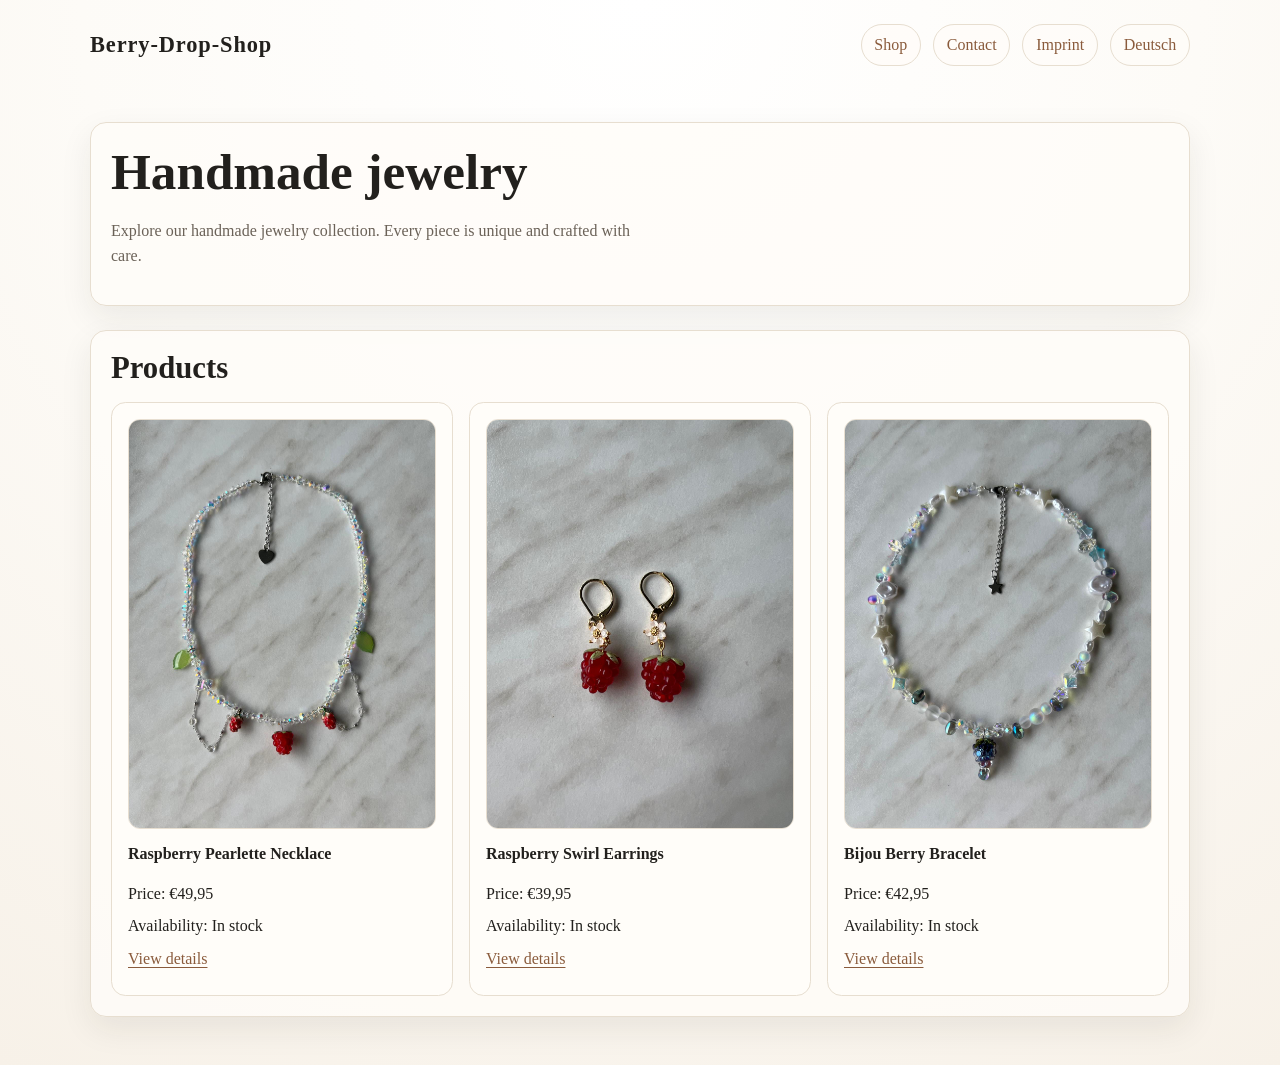
<file: index.html>
<!DOCTYPE html>
<html lang="en">
  <head>
    <!-- Zeichencodierung auf UTF-8 setzen, damit Umlaute, Sonderzeichen und das Euro-Zeichen korrekt dargestellt werden. -->
    <meta charset="utf-8">
    <!-- Viewport für mobile Geräte: Die Seite soll auf kleinen Bildschirmen nicht herausgezoomt wirken. -->
    <meta name="viewport" content="width=device-width, initial-scale=1">
    <link rel="stylesheet" href="css/style.css">
    <!-- Seitentitel für den Browser-Tab; hier noch allgemein, weil das das Startseiten-Gerüst ist. -->
    <title>Berry-Drop-Shop</title>
    <!-- Kurze Beschreibung für Browser, Suchmaschinen und Vorschauen. -->
    <meta name="description" content="A static jewelry webshop for handmade pieces.">
  </head>
  <body>
    <!-- Der Header enthält die obere Orientierung der Seite: Markenname und Hauptnavigation. -->
    <header>
      <!-- Einfacher Platzhalter für den Shopnamen; später kann hier ein echtes Logo stehen. -->
      <p>Berry-Drop-Shop</p>
      <!-- Hauptnavigation; aria-label macht den Zweck für Screenreader eindeutig. -->
      <nav aria-label="Primary navigation">
        <!-- Liste, weil Navigation inhaltlich eine Reihe von Zielen ist. -->
        <ul>
          <!-- Startseite bleibt im MVP auf Englisch und ohne Sprachparameter. -->
          <li><a href="index.html" data-i18n-en="Shop" data-i18n-de="Shop">Shop</a></li>
          <!-- Kontaktseite ist schon verlinkt, weil sie zum Grundumfang gehört. -->
          <li><a href="contact.html" data-i18n-en="Contact" data-i18n-de="Kontakt">Contact</a></li>
          <!-- Pflichtseite für das englische Impressum. -->
          <li><a href="imprint.html" data-i18n-en="Imprint" data-i18n-de="Impressum">Imprint</a></li>
          <!-- Sprachumschalter, der auf die jeweilige Gegensprache springt. -->
          <li><a id="language-toggle" href="">Deutsch</a></li>
        </ul>
      </nav>
    </header>

    <!-- Hauptinhalt der Seite; alles hier ist der eigentliche Inhalt der Startseite. -->
    <main>
      <!-- Einleitungsbereich: erklärt kurz, worum es auf der Seite geht. -->
      <section aria-labelledby="intro-heading">
        <!-- H1 ist die wichtigste Überschrift der Seite und beschreibt das Hauptthema. -->
        <h1 id="intro-heading" data-i18n-en="Handmade jewelry" data-i18n-de="Handgefertigter Schmuck" data-title-en="Berry-Drop-Shop | Jewelry Webshop" data-title-de="Berry-Drop-Shop | Schmuckshop">Handmade jewelry</h1>
        <!-- Kurzer Einführungstext, damit Besucher sofort verstehen, was angeboten wird. -->
        <p data-i18n-en="Explore our handmade jewelry collection. Every piece is unique and crafted with care." data-i18n-de="Entdecken Sie unsere handgefertigte Schmuckkollektion. Jedes Stück ist einzigartig und mit Liebe gefertigt.">
          Explore our handmade jewelry collection. Every piece is unique and crafted with care.
        </p>
      </section>

      <!-- Produktübersicht: diese Liste wird von JavaScript aus data.js generiert. -->
      <section aria-labelledby="products-heading">
        <!-- H2 strukturiert den Produktbereich als Unterabschnitt der Startseite. -->
        <h2 id="products-heading" data-i18n-en="Products" data-i18n-de="Produkte">Products</h2>
        <!-- Leere Liste als Zielcontainer: JavaScript erzeugt pro Produkt einen <li>-Eintrag. -->
        <ul id="product-list">
          <!-- Fallback ohne JavaScript: einfache Hinweismeldung bleibt sichtbar, falls Skripte blockiert sind. -->
          <li>Products are loading...</li>
        </ul>
      </section>
    </main>

    <!-- Zentrale Konstanten und Hilfsfunktionen fuer die ganze Seite laden. -->
    <script src="js/config.js" defer></script>
    <!-- Produktdaten zuerst laden, damit das Startseiten-Skript darauf zugreifen kann. -->
    <script src="js/data.js" defer></script>
    <!-- Startseiten-Skript erzeugt die Produktkarten dynamisch aus den Daten. -->
    <script src="js/index.js" defer></script>
  </body>
</html>
</file>
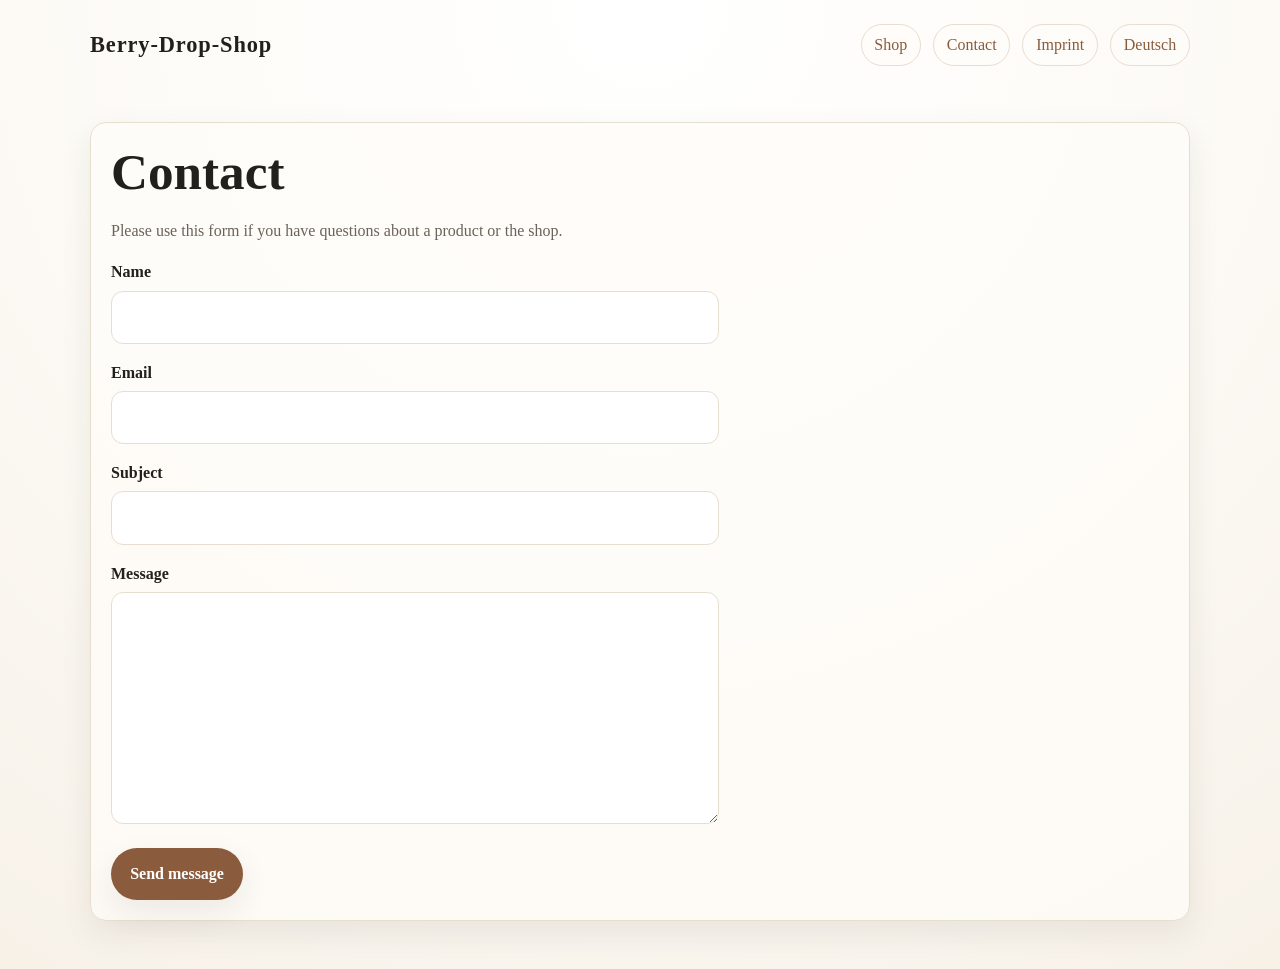
<file: contact.html>
<!DOCTYPE html>
<html lang="en">
  <head>
    <!-- Zeichencodierung auf UTF-8 setzen, damit Sonderzeichen und das Euro-Zeichen sauber dargestellt werden. -->
    <meta charset="utf-8">
    <!-- Viewport für mobile Geräte, damit die Seite auf kleinen Bildschirmen korrekt skaliert. -->
    <meta name="viewport" content="width=device-width, initial-scale=1">
    <link rel="stylesheet" href="css/style.css">
    <!-- Titel für den Browser-Tab; sofort erkennbar als Kontaktseite. -->
    <title>Contact | Berry-Drop-Shop</title>
    <!-- Kurze Beschreibung für Browser, Suchmaschinen und Vorschauen. -->
    <meta name="description" content="Contact page for the Berry-Drop-Shop.">
  </head>
  <body>
    <!-- Kopfbereich mit Markenname und Hauptnavigation, damit die Seite direkt Orientierung gibt. -->
    <header>
      <!-- Einfacher Platzhalter für den Shopnamen; später kann hier ein Logo stehen. -->
      <p>Berry-Drop-Shop</p>
      <!-- Hauptnavigation mit aria-label, damit Screenreader den Bereich eindeutig benennen können. -->
      <nav aria-label="Primary navigation">
        <!-- Navigation als Liste, weil sie aus gleichrangigen Zielen besteht. -->
        <ul>
          <!-- Startseite im vorläufigen MVP ohne Sprachparameter. -->
          <li><a href="index.html" data-i18n-en="Shop" data-i18n-de="Shop">Shop</a></li>
          <!-- Kontaktseite bleibt Teil der Hauptnavigation. -->
          <li><a href="contact.html" data-i18n-en="Contact" data-i18n-de="Kontakt">Contact</a></li>
          <!-- Englisches Impressum. -->
          <li><a href="imprint.html" data-i18n-en="Imprint" data-i18n-de="Impressum">Imprint</a></li>
          <!-- Sprachumschalter, der auf die jeweilige Gegensprache springt. -->
          <li><a id="language-toggle" href="">Deutsch</a></li>
        </ul>
      </nav>
    </header>

    <!-- Hauptinhalt der Seite; hier steht die eigentliche Kontaktfunktion. -->
    <main>
      <!-- Abschnitt für das Kontaktformular; aria-labelledby verknüpft ihn mit der Überschrift. -->
      <section aria-labelledby="contact-heading">
        <!-- H1 als Hauptüberschrift der Seite: klar und direkt. -->
        <h1 id="contact-heading" data-i18n-en="Contact" data-i18n-de="Kontakt" data-title-en="Contact | Berry-Drop-Shop" data-title-de="Kontakt | Berry-Drop-Shop">Contact</h1>
        <!-- Kurzer Hinweis, wann das Formular verwendet werden soll. -->
        <p data-i18n-en="Please use this form if you have questions about a product or the shop." data-i18n-de="Bitte verwenden Sie dieses Formular, wenn Sie Fragen zu einem Produkt oder zum Shop haben.">Please use this form if you have questions about a product or the shop.</p>

        <!-- Das Formular sendet an Formspree per POST, damit die Anfrage extern verarbeitet wird. -->
        <form action="https://formspree.io/f/mvzvjwyg" method="post">
          <!-- Verstecktes Feld für einen Produkt-Slug; bleibt leer, wenn die Anfrage nicht produktbezogen ist. -->
          <input type="hidden" name="product_slug" value="">

          <!-- Name-Feld: Pflichtangabe, damit die Anfrage zugeordnet werden kann. -->
          <p>
            <label for="name" data-i18n-en="Name" data-i18n-de="Name">Name</label><br>
            <input type="text" id="name" name="name" required>
          </p>

          <!-- E-Mail-Feld: Pflichtangabe für die Antwort auf die Anfrage. -->
          <p>
            <label for="email" data-i18n-en="Email" data-i18n-de="E-Mail">Email</label><br>
            <input type="email" id="email" name="email" required>
          </p>

          <!-- Betreff-Feld: gibt der Anfrage eine kurze inhaltliche Einordnung. -->
          <p>
            <label for="subject" data-i18n-en="Subject" data-i18n-de="Betreff">Subject</label><br>
            <input type="text" id="subject" name="subject" required>
          </p>

          <!-- Nachrichtenfeld: hier steht der eigentliche Text der Anfrage. -->
          <p>
            <label for="message" data-i18n-en="Message" data-i18n-de="Nachricht">Message</label><br>
            <textarea id="message" name="message" rows="8" required></textarea>
          </p>

          <!-- Absenden-Button; ohne ihn könnte das Formular nicht ausgelöst werden. -->
          <p>
            <button type="submit" data-i18n-en="Send message" data-i18n-de="Nachricht senden">Send message</button>
          </p>
        </form>
      </section>
    </main>

    <!-- Zentrale Konstanten und Hilfsfunktionen laden. -->
    <script src="js/config.js" defer></script>
    <!-- Produktdaten laden, damit bei vorhandenem Slug auch der Produktname genutzt werden kann. -->
    <script src="js/data.js" defer></script>
    <!-- Formularvorbelegung aus URL-Parametern, z.B. product_slug und lang. -->
    <script src="js/contact.js" defer></script>
  </body>
</html>
</file>
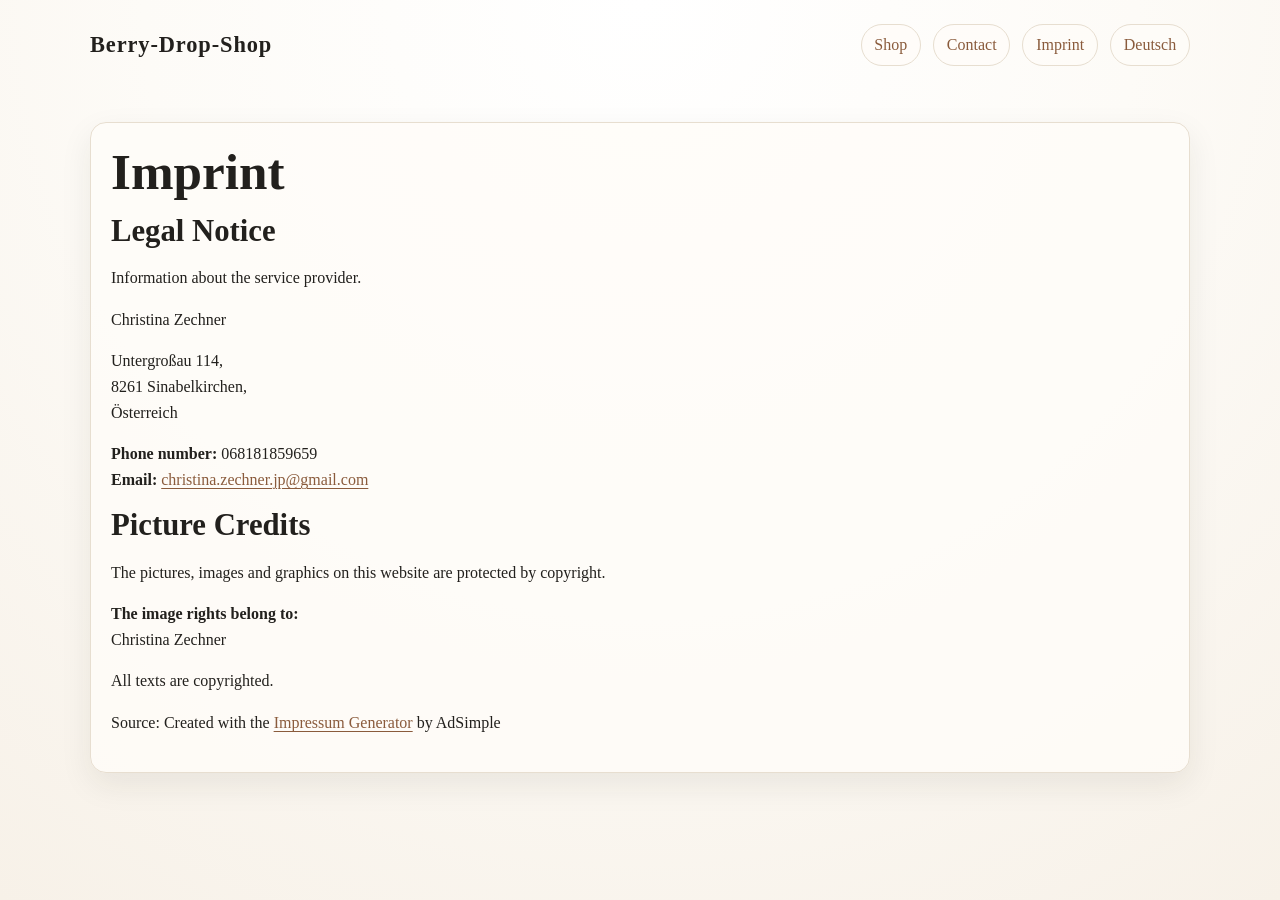
<file: imprint.html>
<!DOCTYPE html>
<html lang="en">
  <head>
    <!-- Zeichencodierung auf UTF-8 setzen, damit Sonderzeichen und das Euro-Zeichen sauber dargestellt werden. -->
    <meta charset="utf-8">
    <!-- Viewport für mobile Geräte; sorgt dafür, dass die Seite auf kleinen Bildschirmen korrekt skaliert. -->
    <meta name="viewport" content="width=device-width, initial-scale=1">
    <link rel="stylesheet" href="css/style.css">
    <!-- Titel für den Browser-Tab, damit diese Pflichtseite direkt erkennbar ist. -->
    <title>Imprint | Berry-Drop-Shop</title>
    <!-- Kurze Beschreibung für Browser, Suchmaschinen und Vorschauen. -->
    <meta name="description" content="Imprint page for the Berry-Drop-Shop.">
  </head>
  <body>
    <!-- Kopfbereich mit Markenname und Hauptnavigation, damit die Seite sofort orientierbar ist. -->
    <header>
      <!-- Platzhalter für den Shopnamen; später kann hier ein echtes Logo stehen. -->
      <p>Berry-Drop-Shop</p>
      <!-- Hauptnavigation mit aria-label, damit Screenreader den Bereich eindeutig benennen können. -->
      <nav aria-label="Primary navigation">
        <!-- Liste, weil die Navigation aus gleichrangigen Zielen besteht. -->
        <ul>
          <!-- Startseite im MVP ohne Sprachparameter. -->
          <li><a href="index.html" data-i18n-en="Shop" data-i18n-de="Shop">Shop</a></li>
          <!-- Kontaktseite bleibt erreichbar. -->
          <li><a href="contact.html" data-i18n-en="Contact" data-i18n-de="Kontakt">Contact</a></li>
          <!-- Diese Seite bleibt als englische Pflichtseite bestehen. -->
          <li><a href="imprint.html" data-i18n-en="Imprint" data-i18n-de="Impressum">Imprint</a></li>
          <!-- Sprachumschalter, der auf die jeweilige Gegensprache springt. -->
          <li><a id="language-toggle" href="">Deutsch</a></li>
        </ul>
      </nav>
    </header>

    <!-- Hauptinhalt: hier steht ausschließlich der eigentliche Seiteninhalt. -->
    <main>
      <!-- Ein einzelner Inhaltsabschnitt für das Imprint, klar benannt über aria-labelledby. -->
      <section aria-labelledby="imprint-heading">
        <!-- H1 als Hauptüberschrift der Seite; hier reicht ein kurzer, klarer Titel. -->
        <h1 id="imprint-heading" data-i18n-en="Imprint" data-i18n-de="Impressum" data-title-en="Imprint | Berry-Drop-Shop" data-title-de="Impressum | Berry-Drop-Shop">Imprint</h1>

        <div data-language="en">
          <h2 class="adsimple-123223107">Legal Notice</h2>
          <p class="adsimple-123223107">Information about the service provider.</p>
          <p class="adsimple-123223107">Christina Zechner</p>
          <p class="adsimple-123223107">Untergroßau 114,<br />8261 Sinabelkirchen, <br />Österreich</p>
          <p>
            <strong>Phone number:</strong> 068181859659<br />
            <strong>Email:</strong> <a href="mailto:christina.zechner.jp@gmail.com">christina.zechner.jp@gmail.com</a>
          </p>
          <h2 class="adsimple-123223107">Picture Credits</h2>
          <p class="adsimple-123223107">The pictures, images and graphics on this website are protected by copyright.</p>
          <p>
            <strong>The image rights belong to:</strong><br />Christina Zechner
          </p>
          <p>All texts are copyrighted.</p>
          <p style="margin-top:15px;">Source: Created with the <a href="https://www.adsimple.at/impressum-generator/" title="Impressum Generator Austria by AdSimple">Impressum Generator</a> by AdSimple</p>
        </div>

        <div data-language="de" hidden>
          <h2 class="adsimple-123223107">Impressum</h2>
          <p class="adsimple-123223107">Informationen über den Diensteanbieter.</p>
          <p class="adsimple-123223107">Christina Zechner</p>
          <p class="adsimple-123223107">Untergroßau 114,<br />8261 Sinabelkirchen, <br />Österreich</p>
          <p>
            <strong>Tel.:</strong> 068181859659<br />
            <strong>E-Mail:</strong> <a href="mailto:christina.zechner.jp@gmail.com">christina.zechner.jp@gmail.com</a>
          </p>
          <h2 class="adsimple-123223107">Bildernachweis</h2>
          <p class="adsimple-123223107">Die Bilder, Fotos und Grafiken auf dieser Webseite sind urheberrechtlich geschützt.</p>
          <p>
            <strong>Die Bilderrechte liegen bei:</strong><br />Christina Zechner
          </p>
          <p>Alle Texte sind urheberrechtlich geschützt.</p>
          <p style="margin-top:15px;">Quelle: Erstellt mit dem <a href="https://www.adsimple.at/impressum-generator/" title="Impressum Generator Österreich von AdSimple">Impressum Generator</a> von AdSimple</p>
        </div>

      </section>
    </main>
    <!-- Zentrale Konstanten und Hilfsfunktionen laden. -->
    <script src="js/config.js" defer></script>
  </body>
</html>
</file>
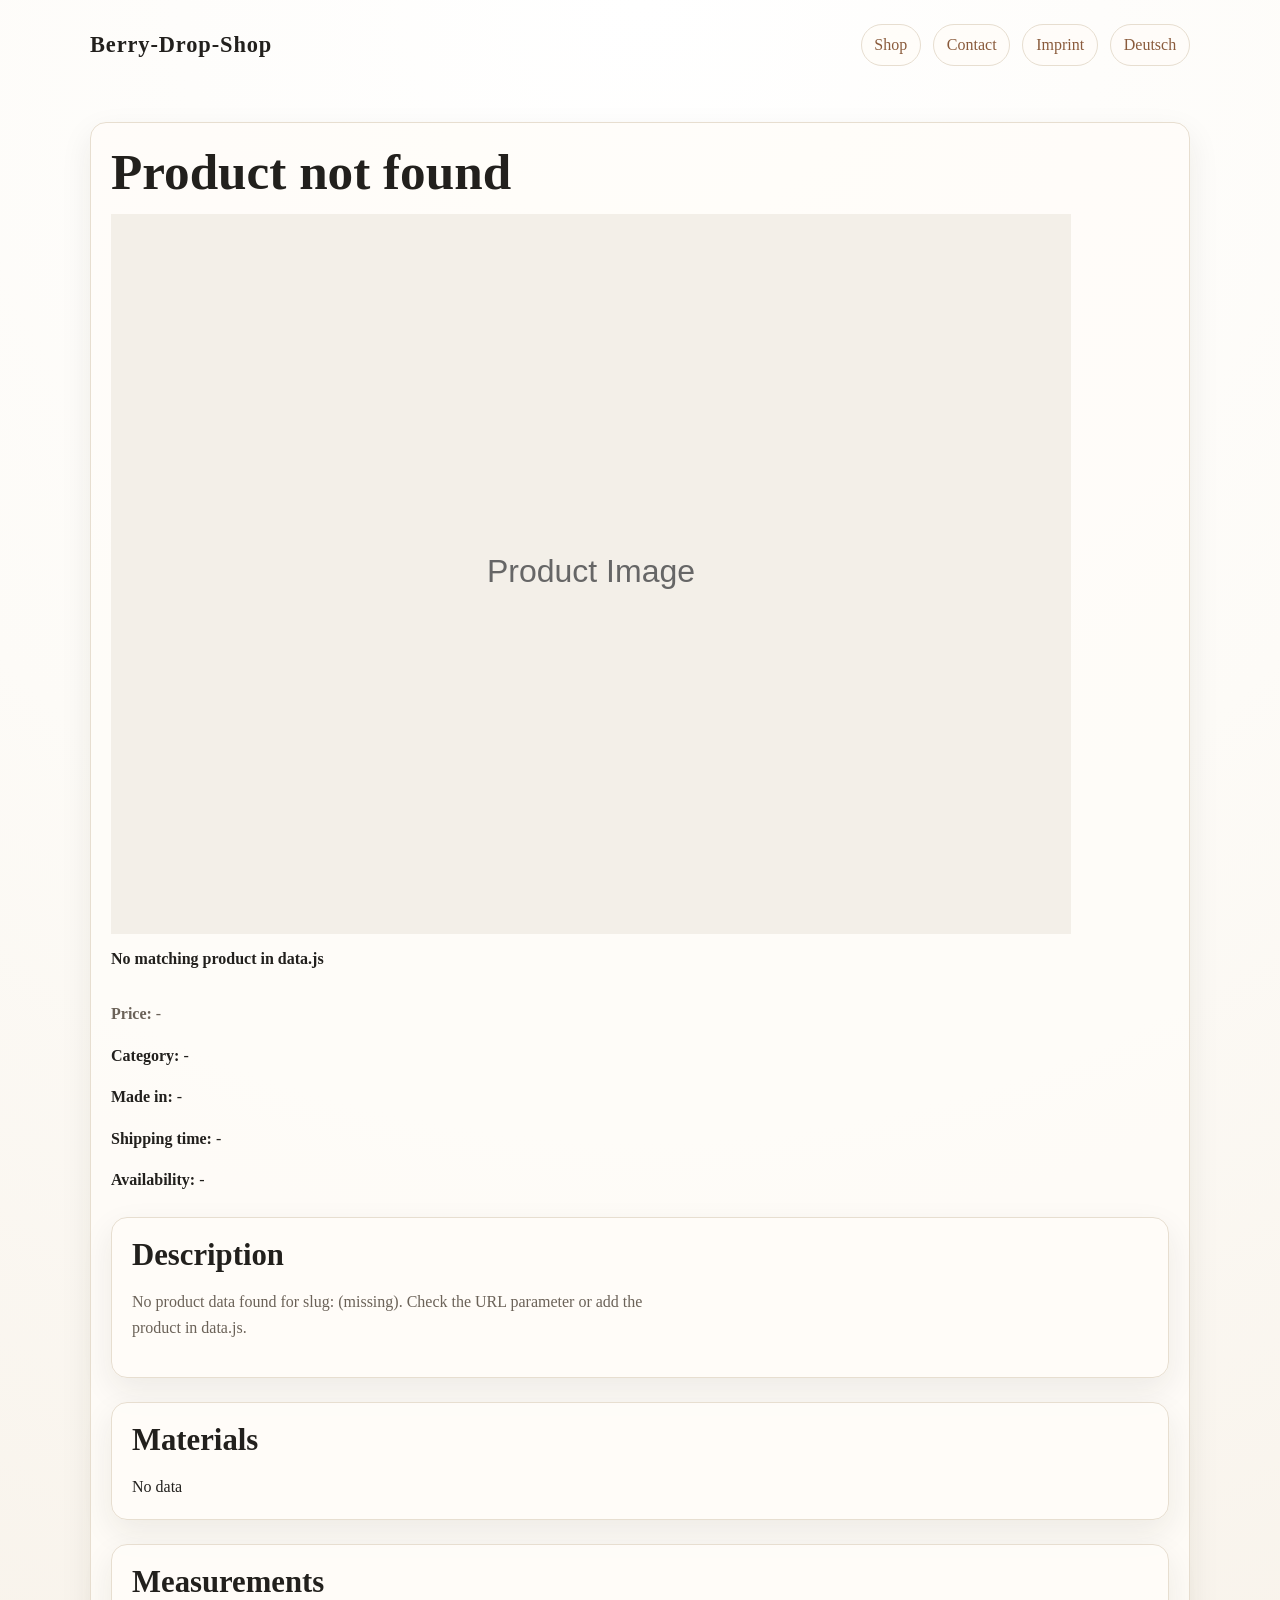
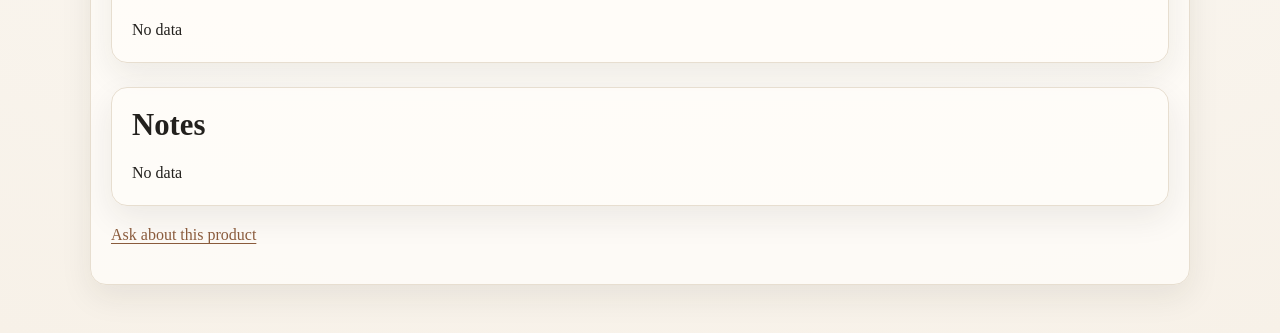
<file: product.html>
<!DOCTYPE html>
<html lang="en">
  <head>
    <!-- Zeichencodierung auf UTF-8 setzen, damit Sonderzeichen und das Euro-Zeichen sauber dargestellt werden. -->
    <meta charset="utf-8">
    <!-- Viewport für mobile Geräte, damit die Seite auf kleinen Bildschirmen korrekt skaliert. -->
    <meta name="viewport" content="width=device-width, initial-scale=1">
    <link rel="stylesheet" href="css/style.css">
    <!-- Titel wird später von JavaScript dynamisch gesetzt. -->
    <title>Product | Berry-Drop-Shop</title>
    <!-- Beschreibung wird später von JavaScript dynamisch gesetzt. -->
    <meta name="description" content="Product detail page for the Berry-Drop-Shop.">
  </head>
  <body>
    <!-- Kopfbereich mit Markenname und Hauptnavigation, damit die Seite sofort Orientierung gibt. -->
    <header>
      <!-- Einfacher Platzhalter für den Shopnamen; später kann hier ein echtes Logo stehen. -->
      <p>Berry-Drop-Shop</p>
      <!-- Hauptnavigation mit aria-label, damit Screenreader den Bereich eindeutig benennen können. -->
      <nav aria-label="Primary navigation">
        <!-- Navigation als Liste, weil sie aus gleichrangigen Zielen besteht. -->
        <ul>
          <!-- Link zur Startseite für den zurückliegenden Einstieg in den Shop. -->
          <li><a href="index.html" data-i18n-en="Shop" data-i18n-de="Shop">Shop</a></li>
          <!-- Kontaktseite bleibt erreichbar, damit Produktfragen direkt gestellt werden können. -->
          <li><a href="contact.html" data-i18n-en="Contact" data-i18n-de="Kontakt">Contact</a></li>
          <!-- Englisches Impressum bleibt Teil der Hauptnavigation. -->
          <li><a href="imprint.html" data-i18n-en="Imprint" data-i18n-de="Impressum">Imprint</a></li>
          <!-- Sprachumschalter, der auf die jeweilige Gegensprache springt. -->
          <li><a id="language-toggle" href="">Deutsch</a></li>
        </ul>
      </nav>
    </header>

    <!-- Hauptinhalt der Seite; hier wird das konkrete Produkt mit allen Details dargestellt. -->
    <main>
      <!-- Produktabschnitt mit klarer Überschrift und verknüpfter Semantik. -->
      <section aria-labelledby="product-heading">
        <!-- H1 als Hauptüberschrift der Produktdetailseite, wird von JavaScript befüllt. -->
        <h1 id="product-heading">Product</h1>

        <!-- Produktbild und Beschriftung werden gemeinsam über figure dargestellt. -->
        <figure>
          <!-- Platzhalterbild, das später von JavaScript durch echtes Produktbild ersetzt wird. -->
          <img
            id="product-image"
            src="data:image/svg+xml;charset=UTF-8,%3Csvg xmlns='http://www.w3.org/2000/svg' width='960' height='720' viewBox='0 0 960 720'%3E%3Crect width='960' height='720' fill='%23f3efe8'/%3E%3Ctext x='50%25' y='50%25' text-anchor='middle' dominant-baseline='middle' fill='%23666' font-family='Arial, sans-serif' font-size='32'%3EProduct Image%3C/text%3E%3C/svg%3E"
            alt="Product image placeholder"
          >
          <!-- Bildunterschrift hält den Produktnamen auch unter dem Bild fest. -->
          <figcaption id="product-name">Product Name</figcaption>
        </figure>

        <!-- Zusätzliche Galerieansicht für weitere Produktbilder. -->
        <div id="product-gallery" aria-label="Additional product images"></div>

        <!-- Wichtige Produktdaten kompakt unter dem Bild, alle mit ID für JavaScript-Austausch. -->
        <p><strong><span data-i18n-en="Price" data-i18n-de="Preis">Price</span>:</strong> <span id="product-price">-</span></p>
        <p><strong><span data-i18n-en="Category" data-i18n-de="Kategorie">Category</span>:</strong> <span id="product-category">-</span></p>
        <p><strong><span data-i18n-en="Made in" data-i18n-de="Hergestellt in">Made in</span>:</strong> <span id="product-made-in">-</span></p>
        <p><strong><span data-i18n-en="Shipping time" data-i18n-de="Versandzeit">Shipping time</span>:</strong> <span id="product-shipping">-</span></p>
        <p><strong><span data-i18n-en="Availability" data-i18n-de="Verfügbarkeit">Availability</span>:</strong> <span id="product-availability">-</span></p>

        <!-- Beschreibung gibt dem Produkt mehr Kontext, wird von JavaScript befüllt. -->
        <section aria-labelledby="description-heading">
          <h2 id="description-heading" data-i18n-en="Description" data-i18n-de="Beschreibung">Description</h2>
          <p id="product-description">Product description will be loaded here.</p>
        </section>

        <!-- Materialangaben sind als Liste leichter scanbar. -->
        <section aria-labelledby="materials-heading">
          <h2 id="materials-heading" data-i18n-en="Materials" data-i18n-de="Materialien">Materials</h2>
          <ul id="product-materials">
            <li>Material will be loaded here.</li>
          </ul>
        </section>

        <!-- Maße sind als eigene Gruppe sinnvoll, weil sie für die Kaufentscheidung relevant sind. -->
        <section aria-labelledby="measurements-heading">
          <h2 id="measurements-heading" data-i18n-en="Measurements" data-i18n-de="Maße">Measurements</h2>
          <ul id="product-measurements">
            <li>Measurements will be loaded here.</li>
          </ul>
        </section>

        <!-- Hinweise bündeln Zusatzinformationen wie Herkunft und Versand. -->
        <section aria-labelledby="notes-heading">
          <h2 id="notes-heading" data-i18n-en="Notes" data-i18n-de="Hinweise">Notes</h2>
          <ul id="product-notes">
            <li>Notes will be loaded here.</li>
          </ul>
        </section>

        <!-- Kontaktlink mit Produktbezug, die Product-ID wird von JavaScript gesetzt. -->
        <p>
          <a id="product-contact-link" href="contact.html" data-i18n-en="Ask about this product" data-i18n-de="Frage zu diesem Produkt">Ask about this product</a>
        </p>
      </section>
    </main>

    <!-- Zentrale Konstanten und Hilfsfunktionen fuer die ganze Seite laden. -->
    <script src="js/config.js" defer></script>
    <!-- Produktdaten werden zuerst geladen, damit app.js darauf zugreifen kann. -->
    <script src="js/data.js" defer></script>
    <!-- JavaScript lädt die Produktdaten passend zum URL-Parameter und füllt die Platzhalter der Seite. -->
    <script src="js/app.js" defer></script>
  </body>
</html>
</file>
<file: css/style.css>
:root {
  /* Zentrale Farb- und Layoutvariablen, damit das Design an einer Stelle gepflegt werden kann. */
  color-scheme: light;
  --bg: #fdfbf7;
  --surface: #fffdf9;
  --surface-muted: #f4eee3;
  --text: #22201d;
  --muted: #6b6258;
  --accent: #8a5b3c;
  --border: #e7ded0;
  --shadow: 0 12px 32px rgba(34, 32, 29, 0.08);
  --radius: 1rem;
}

* {
  /* Einheitliches Box-Modell verhindert unerwartete Breiten- und Abstandseffekte. */
  box-sizing: border-box;
}

html {
  /* Weicher Hintergrundverlauf, damit die Seite nicht flach wirkt und zur Schmuck-Optik passt. */
  background: radial-gradient(circle at top, #fff 0%, var(--bg) 45%, #f7f1e8 100%);
}

body {
  /* Grundlegende Seitentypografie und Standardabstände für einen ruhigen Lesefluss. */
  margin: 0;
  min-height: 100vh;
  font-family: Georgia, "Times New Roman", serif;
  color: var(--text);
  line-height: 1.6;
}

img {
  /* Bilder sollen sich sauber an ihren Container anpassen und keine Lücken erzeugen. */
  display: block;
  max-width: 100%;
  height: auto;
}

a {
  /* Links bekommen die Akzentfarbe und eine gut sichtbare Unterstreichung. */
  color: var(--accent);
  text-decoration-thickness: 0.08em;
  text-underline-offset: 0.16em;
}

a:hover,
a:focus-visible {
  /* Leichte Verdunkelung signalisiert Hover und Fokus ohne harte Kontraste. */
  color: #6e452c;
}

a:focus-visible,
button:focus-visible,
input:focus-visible,
textarea:focus-visible {
  /* Sichtbarer Fokus ist wichtig für Tastaturbedienung und Barrierefreiheit. */
  outline: 3px solid rgba(138, 91, 60, 0.35);
  outline-offset: 3px;
}

header,
main {
  /* Der Inhalt bleibt auf eine angenehme Lesebreite begrenzt. */
  width: min(1100px, calc(100% - 2rem));
  margin: 0 auto;
}

header {
  /* Header als flexible Leiste, damit Logo und Navigation nebeneinander oder untereinander passen. */
  display: flex;
  flex-wrap: wrap;
  align-items: center;
  justify-content: space-between;
  gap: 1rem;
  padding: 1.5rem 0 1rem;
}

header p {
  /* Der Shopname wird als starke, aber schlichte Wortmarke behandelt. */
  margin: 0;
  font-size: 1.4rem;
  font-weight: 700;
  letter-spacing: 0.04em;
}

nav ul {
  /* Navigationslinks werden als horizontale, umbrechbare Liste dargestellt. */
  display: flex;
  flex-wrap: wrap;
  gap: 0.75rem;
  list-style: none;
  padding: 0;
  margin: 0;
}

nav a {
  /* Navigation wie kleine Chips, damit die wichtigsten Seiten sofort erkennbar sind. */
  display: inline-block;
  padding: 0.45rem 0.8rem;
  border: 1px solid var(--border);
  border-radius: 999px;
  background: rgba(255, 253, 249, 0.8);
  text-decoration: none;
}

nav a:hover,
nav a:focus-visible {
  /* Etwas hellerer Hintergrund als Feedback für Interaktion. */
  background: #fff;
}

main {
  /* Zusätzlicher Abstand unter dem Header, damit der Inhalt nicht gequetscht wirkt. */
  padding: 1rem 0 3rem;
}

section {
  /* Jede Inhaltsgruppe bekommt eine eigene Karte für klare visuelle Trennung. */
  margin-top: 1.5rem;
  padding: 1.25rem;
  background: rgba(255, 253, 249, 0.8);
  border: 1px solid var(--border);
  border-radius: var(--radius);
  box-shadow: var(--shadow);
}

h1,
h2 {
  /* Überschriften ohne oberen Abstand, damit die Karten kompakt wirken. */
  margin-top: 0;
  line-height: 1.15;
}

h1 {
  /* Hauptüberschrift deutlich größer für klare Hierarchie auf der Seite. */
  font-size: clamp(2rem, 4vw, 3.2rem);
  margin-bottom: 0.75rem;
}

h2 {
  /* Sekundäre Überschrift etwas kleiner als H1, aber immer noch präsent. */
  font-size: clamp(1.4rem, 2.4vw, 2rem);
  margin-bottom: 1rem;
}

section > p:first-of-type {
  /* Einleitungstext begrenzen, damit die Zeilenlänge angenehm lesbar bleibt. */
  max-width: 65ch;
  color: var(--muted);
}

ul {
  /* Standard-Listenabstände für Inhalte, die nicht speziell umgestaltet werden. */
  padding-left: 1.2rem;
}

section ul {
  /* Produktlisten sollen ohne Standard-Aufzählungszeichen als Layout-Raster funktionieren. */
  list-style: none;
  padding-left: 0;
  margin: 0;
}

section li + li {
  /* Vertikaler Abstand zwischen Produkten auf kleinen Screens. */
  margin-top: 1rem;
}

article {
  /* Produktkarte mit eigener Fläche, damit jedes Produkt als Einheit wahrgenommen wird. */
  padding: 1rem;
  background: var(--surface);
  border: 1px solid var(--border);
  border-radius: 0.9rem;
}

figure {
  /* Bild und Bildunterschrift sollen eng zusammengehören. */
  margin: 0 0 0.85rem;
}

figcaption {
  /* Produktname als starke Beschriftung unter dem Bild. */
  margin-top: 0.75rem;
  font-weight: 700;
}

article p {
  /* Kleine Textabstände in der Produktkarte, damit Preis und Status sauber lesbar bleiben. */
  margin: 0.45rem 0;
}

article img {
  /* Bildrahmen und Hintergrund geben den Platzhaltern mehr visuelle Präsenz. */
  width: 100%;
  border-radius: 0.75rem;
  border: 1px solid var(--border);
  background: var(--surface-muted);
}

#product-gallery {
  /* Weitere Bilder als responsive Reihe unter dem Hauptbild darstellen. */
  display: grid;
  grid-template-columns: repeat(auto-fit, minmax(120px, 1fr));
  gap: 0.6rem;
  margin-bottom: 1rem;
}

#product-gallery img {
  width: 100%;
  border-radius: 0.65rem;
  border: 1px solid var(--border);
  background: var(--surface-muted);
}

form {
  /* Formularfelder untereinander in einem klaren Raster. */
  display: grid;
  gap: 1rem;
  max-width: 38rem;
}

form p {
  /* Entfernt unnötige Standardabstände zwischen den einzelnen Formulargruppen. */
  margin: 0;
}

label {
  /* Labels deutlich lesbar machen, damit die Felder direkt verständlich sind. */
  display: inline-block;
  margin-bottom: 0.35rem;
  font-weight: 700;
}

input,
textarea,
button {
  /* Einheitliche Schrift für Eingaben und Button, damit alles zusammengehört. */
  font: inherit;
}

input,
textarea {
  /* Helle, klar gerahmte Felder, die sich gut vom Hintergrund abheben. */
  width: 100%;
  padding: 0.8rem 0.9rem;
  border: 1px solid var(--border);
  border-radius: 0.75rem;
  background: #fff;
  color: var(--text);
}

textarea {
  /* Nachrichtenfeld bekommt mehr Höhe und bleibt manuell vergrößerbar. */
  resize: vertical;
  min-height: 12rem;
}

button {
  /* Primärer Call-to-Action als deutlicher, warmer Button. */
  padding: 0.85rem 1.2rem;
  border: 0;
  border-radius: 999px;
  background: var(--accent);
  color: #fff;
  font-weight: 700;
  cursor: pointer;
  box-shadow: var(--shadow);
}

button:hover {
  /* Button wird beim Hover etwas dunkler, damit Interaktion sichtbar wird. */
  background: #744a31;
}

@media (min-width: 720px) {
  /* Ab einer breiteren Ansicht werden die Produkte nebeneinander als 3-Spalten-Grid gezeigt. */
  section ul {
    display: grid;
    grid-template-columns: repeat(3, minmax(0, 1fr));
    gap: 1rem;
  }

  section li + li {
    margin-top: 0;
  }

  article {
    height: 100%;
  }
}

@media (max-width: 719px) {
  /* Auf kleinen Bildschirmen wird der Header etwas kompakter gehalten. */
  header {
    padding-top: 1rem;
  }

  nav ul {
    /* Links rücken dichter zusammen, damit die Navigation auf Mobile nicht zu viel Platz braucht. */
    gap: 0.5rem;
  }

  nav a {
    /* Kleinere Paddings auf Mobile machen die Navigation kompakter. */
    padding: 0.4rem 0.7rem;
  }
}
</file>
